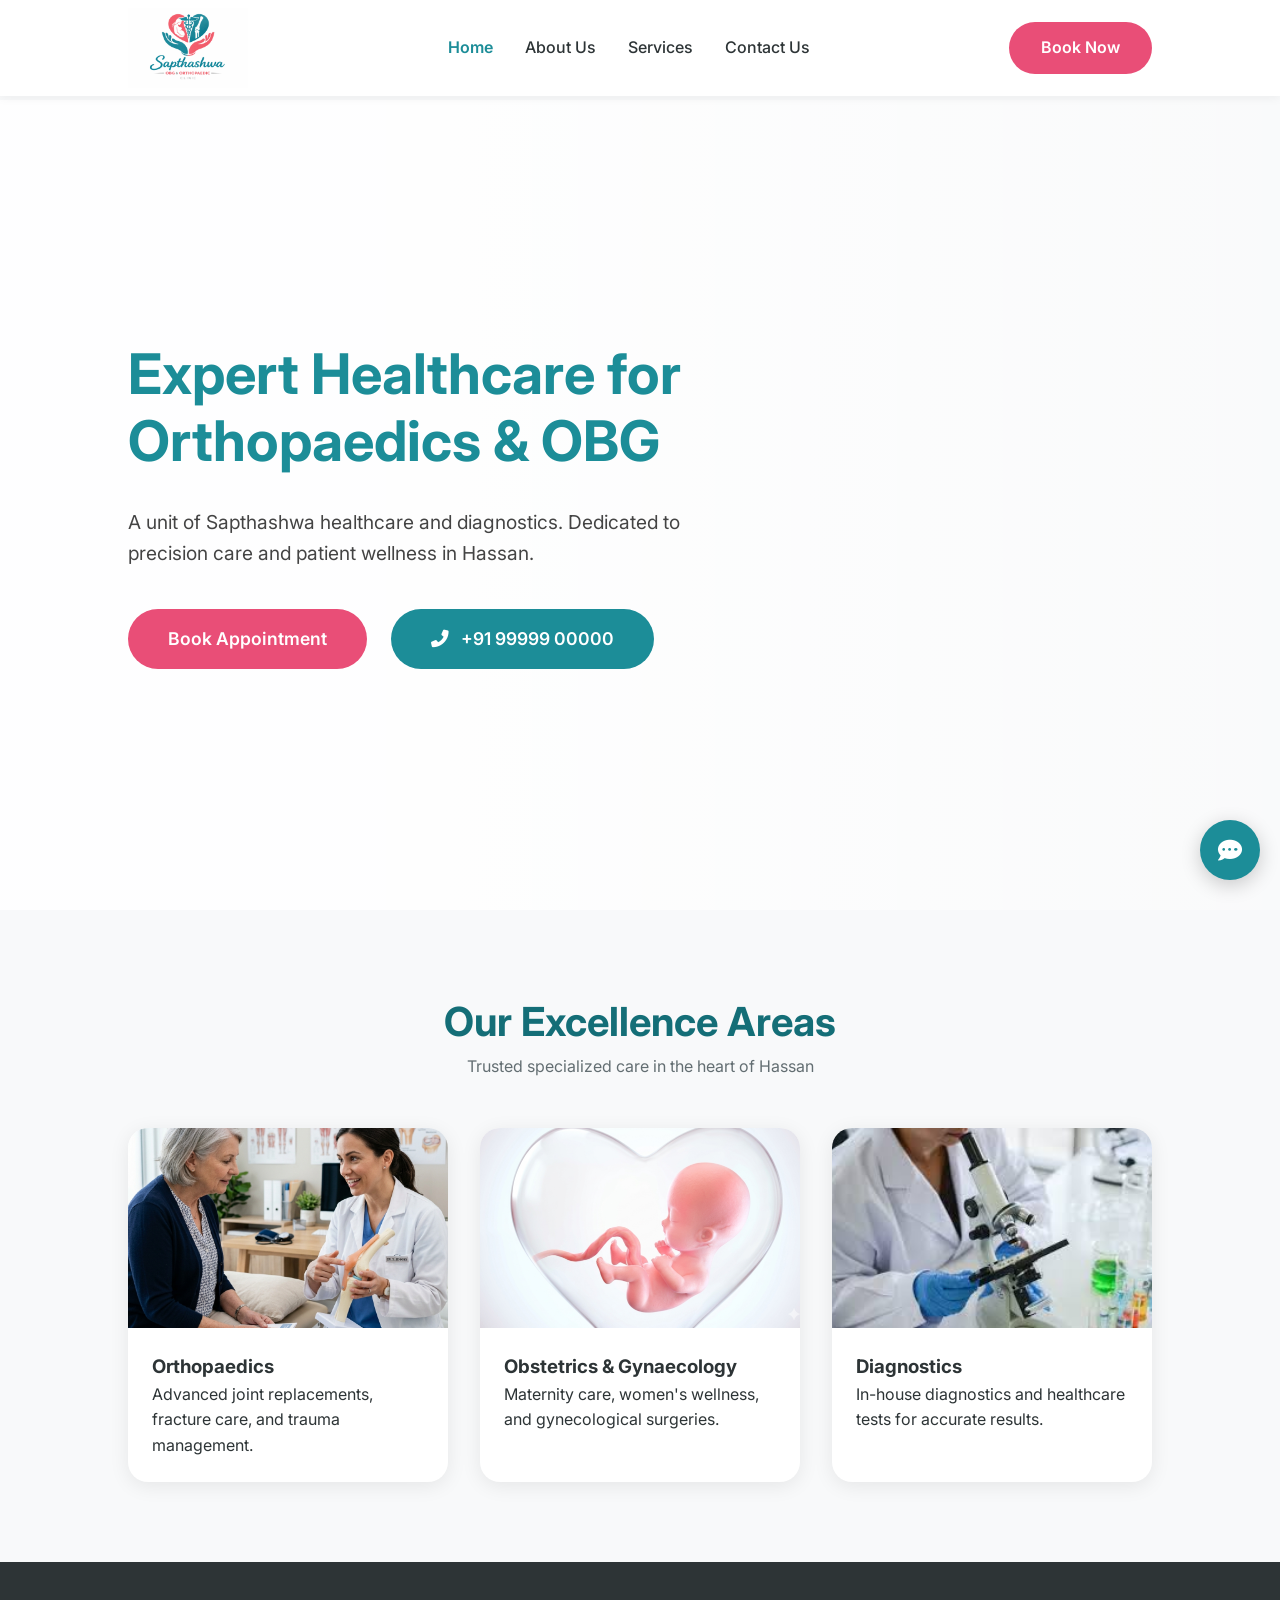
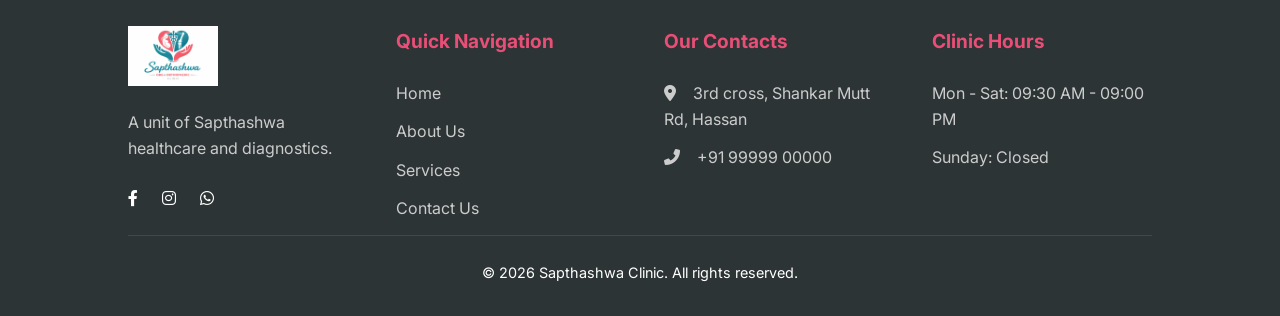
<file: index.html>
<!DOCTYPE html>
<html lang="en">
<head>
    <meta charset="UTF-8">
    <meta name="viewport" content="width=device-width, initial-scale=1.0">
    <title>Sapthashwa OBG & Orthopaedic Clinic - Home</title>
    <link rel="stylesheet" href="style.css">
    <link rel="stylesheet" href="https://cdnjs.cloudflare.com/ajax/libs/font-awesome/6.0.0/css/all.min.css">
    <link href="https://fonts.googleapis.com/css2?family=Inter:wght@400;500;600;700&display=swap" rel="stylesheet">
</head>
<body>

    <!-- Navbar -->
    <nav class="navbar">
        <div class="logo">
            <img src="clinic_logo.jpeg" alt="Sapthashwa Clinic Logo">
        </div>
        <input type="checkbox" id="nav-toggle" class="nav-toggle-check">
        <label for="nav-toggle" class="nav-overlay"></label>
        <label for="nav-toggle" class="menu-toggle" aria-label="Toggle navigation">
            <span class="bar"></span>
            <span class="bar"></span>
            <span class="bar"></span>
        </label>
        <ul class="nav-links">
            <li><a href="index.html" class="active">Home</a></li>
            <li><a href="about.html">About Us</a></li>
            <li><a href="services.html">Services</a></li>
            <li><a href="contact.html">Contact Us</a></li>
            <li class="mobile-only"><a href="appointment.html" class="btn">Book Now</a></li>
        </ul>
        <a href="appointment.html" class="btn desktop-only">Book Now</a>
    </nav>

    <!-- Hero Section -->
    <header class="hero">
        <div class="hero-slider">
            <img src="hero.png" alt="Clinic Interior">
            <img src="ortho.png" alt="Orthopedic Care">
            <img src="obstetrics%20and%20gynacology.png" alt="OBG Consultation">
        </div>
        <div class="hero-overlay"></div>
        
        <div class="hero-content">
            <h1>Expert Healthcare for Orthopaedics & OBG</h1>
            <p style="font-size: 1.2rem; margin-bottom: 2.5rem; color: #444;">A unit of Sapthashwa healthcare and diagnostics. Dedicated to precision care and patient wellness in Hassan.</p>
            
            <div class="hero-btns">
                <a href="appointment.html" class="btn" style="font-size: 1.1rem; padding: 1rem 2.5rem;">Book Appointment</a>
                <a href="tel:+91 99999 00000" class="btn" style="background: var(--primary-color); font-size: 1.1rem; padding: 1rem 2.5rem;">
                    <i class="fas fa-phone-alt" style="margin-right: 0.5rem;"></i> +91 99999 00000
                </a>
            </div>
        </div>
    </header>

    <!-- Services Preview -->
    <section class="services-section">
        <h2 style="font-size: 2.5rem; color: var(--primary-dark);">Our Excellence Areas</h2>
        <p style="color: var(--light-text); margin-bottom: 3rem;">Trusted specialized care in the heart of Hassan</p>
        <div class="services-grid">
            <div class="service-card" onclick="location.href='services.html'">
                <img src="ortho.png" class="service-img" alt="Orthopaedic">
                <div class="service-content">
                    <h3>Orthopaedics</h3>
                    <p>Advanced joint replacements, fracture care, and trauma management.</p>
                    <div class="service-details">
                        <p>Led by Dr. Naveen Kempe Gowda, providing state-of-the-art orthopaedic solutions.</p>
                    </div>
                </div>
            </div>
            <div class="service-card" onclick="location.href='services.html'">
                <img src="obstetrics%20and%20gynacology.png" class="service-img" alt="OBG">
                <div class="service-content">
                    <h3>Obstetrics & Gynaecology</h3>
                    <p>Maternity care, women's wellness, and gynecological surgeries.</p>
                    <div class="service-details">
                        <p>Comprehensive care for every stage of a woman's life journey.</p>
                    </div>
                </div>
            </div>
            <div class="service-card" onclick="location.href='services.html'">
                <img src="diagnostics.jpg" class="service-img" alt="Diagnostics">
                <div class="service-content">
                    <h3>Diagnostics</h3>
                    <p>In-house diagnostics and healthcare tests for accurate results.</p>
                    <div class="service-details">
                        <p>Qualified lab services integrated within the clinic premises.</p>
                    </div>
                </div>
            </div>
        </div>
    </section>

    <!-- Chatbot Widget (Pure CSS) -->
    <div class="chatbot-container">
        <input type="checkbox" id="chat-toggle-check">
        <label for="chat-toggle-check" class="chat-label">
            <i class="fas fa-comment-dots"></i>
        </label>
        
        <div class="chat-window">
            <div class="chat-header">
                <span>Clinic Assistant</span>
                <label for="chat-toggle-check"><i class="fas fa-times" style="cursor: pointer;"></i></label>
            </div>
            <div class="chat-messages">
                <div class="message bot-msg">Hello! Welcome to Sapthashwa Clinic. How can I help you today?</div>
                <div class="message bot-msg">I can answer doubts about:
                    <ul style="margin-left: 1rem; margin-top: 0.5rem;">
                        <li>Clinic Timings</li>
                        <li>Available Doctors</li>
                        <li>Booking Process</li>
                    </ul>
                </div>
            </div>
            <div class="chat-input" style="background: #f9f9f9;">
                <p style="font-size: 0.8rem; color: #999;">Design Mockup: Functional chat requires JavaScript.</p>
            </div>
        </div>
    </div>

    <!-- Footer -->
    <footer>
        <div class="footer-grid">
            <div class="footer-col" style="text-align: left;">
                <img src="clinic_logo.jpeg" alt="Clinic Logo" style="height: 60px; margin-bottom: 1.5rem;">
                <p>A unit of Sapthashwa healthcare and diagnostics.</p>
                <div style="margin-top: 1.5rem; display: flex; gap: 1.5rem;">
                    <a href="#" style="color: white;"><i class="fab fa-facebook-f"></i></a>
                    <a href="#" style="color: white;"><i class="fab fa-instagram"></i></a>
                    <a href="https://wa.me/919999900000" style="color: white;"><i class="fab fa-whatsapp"></i></a>
                </div>
            </div>
            <div class="footer-col">
                <h4>Quick Navigation</h4>
                <ul style="list-style: none; padding: 0;">
                    <li><a href="index.html" style="color: #ccc; text-decoration: none;">Home</a></li>
                    <li><a href="about.html" style="color: #ccc; text-decoration: none;">About Us</a></li>
                    <li><a href="services.html" style="color: #ccc; text-decoration: none;">Services</a></li>
                    <li><a href="contact.html" style="color: #ccc; text-decoration: none;">Contact Us</a></li>
                </ul>
            </div>
            <div class="footer-col">
                <h4>Our Contacts</h4>
                <p style="color: #ccc;"><i class="fas fa-map-marker-alt" style="margin-right: 0.8rem;"></i> 3rd cross, Shankar Mutt Rd, Hassan</p>
                <p style="color: #ccc;"><i class="fas fa-phone-alt" style="margin-right: 0.8rem;"></i> +91 99999 00000</p>
            </div>
            <div class="footer-col">
                <h4>Clinic Hours</h4>
                <p style="color: #ccc;">Mon - Sat: 09:30 AM - 09:00 PM</p>
                <p style="color: #ccc;">Sunday: Closed</p>
            </div>
        </div>
        <div class="footer-bottom">
            <p>&copy; 2026 Sapthashwa Clinic. All rights reserved.</p>
        </div>
    </footer>

</body>
</html>
</file>
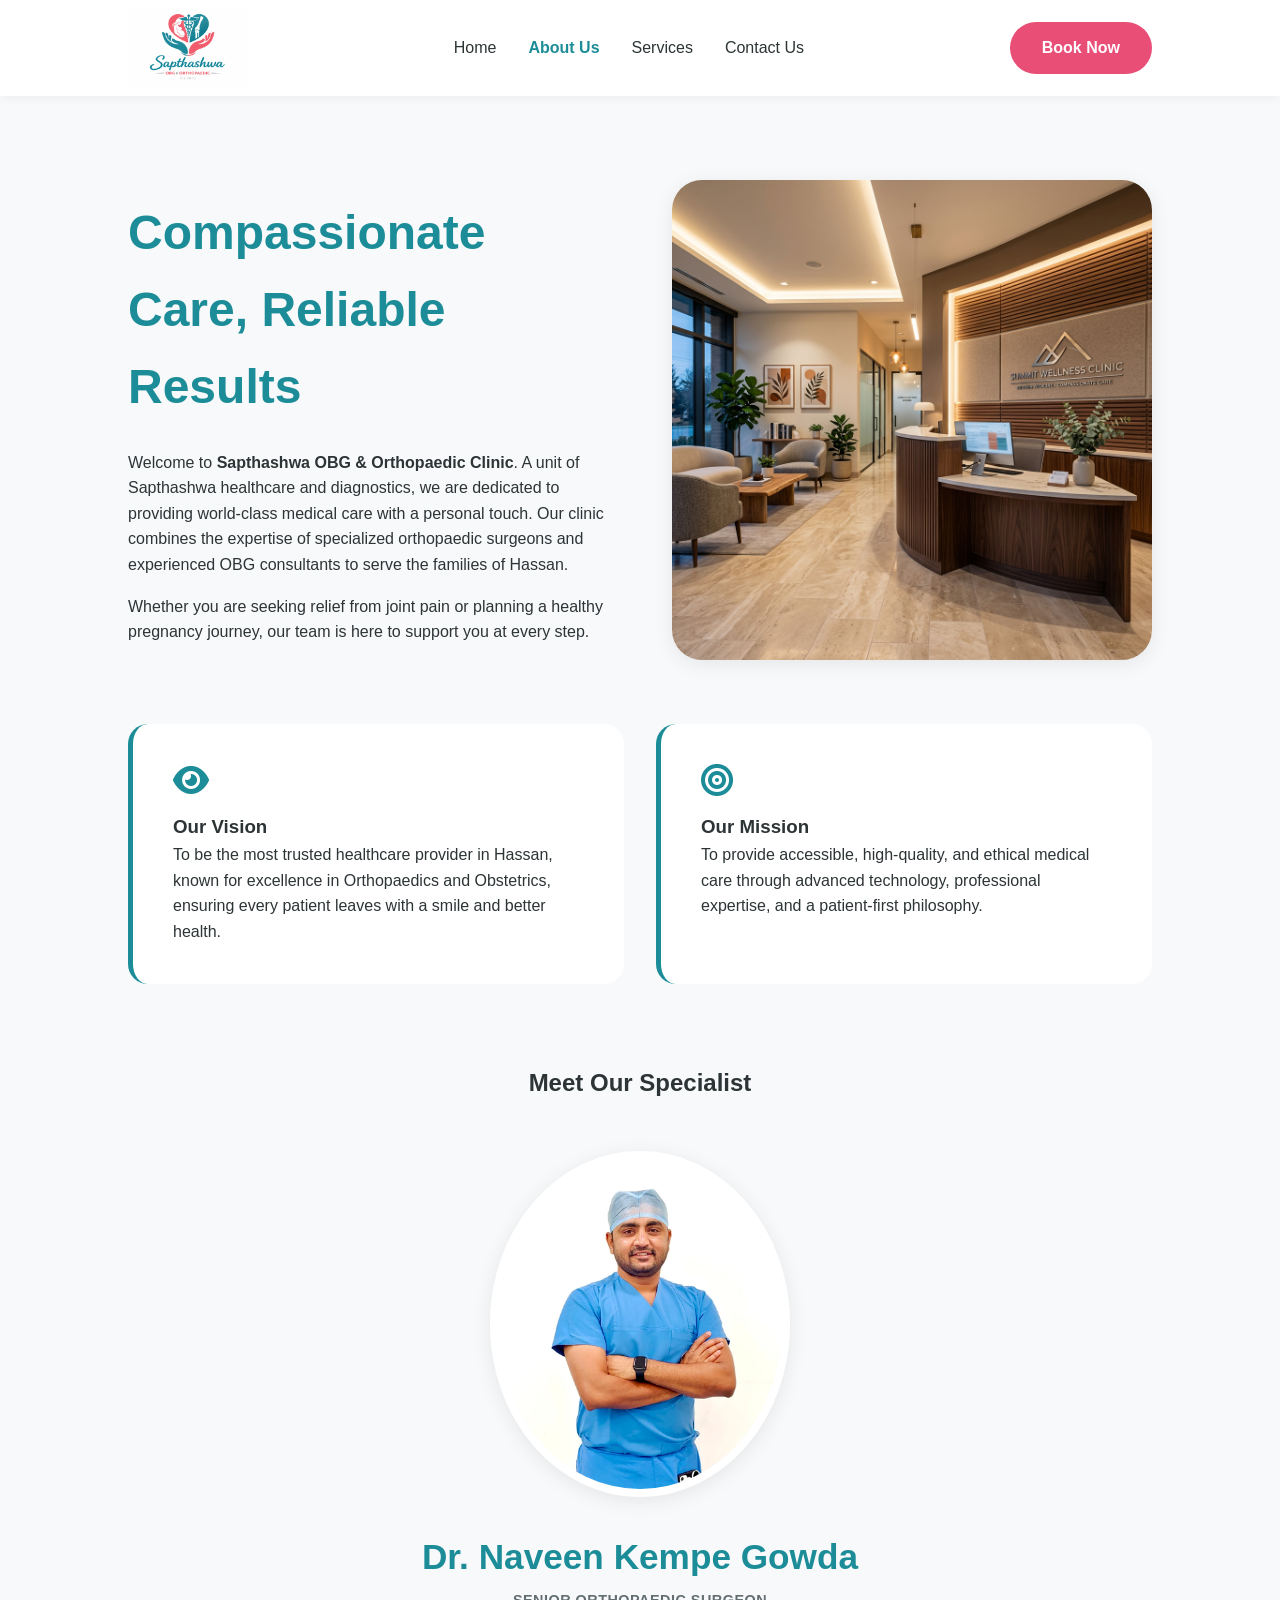
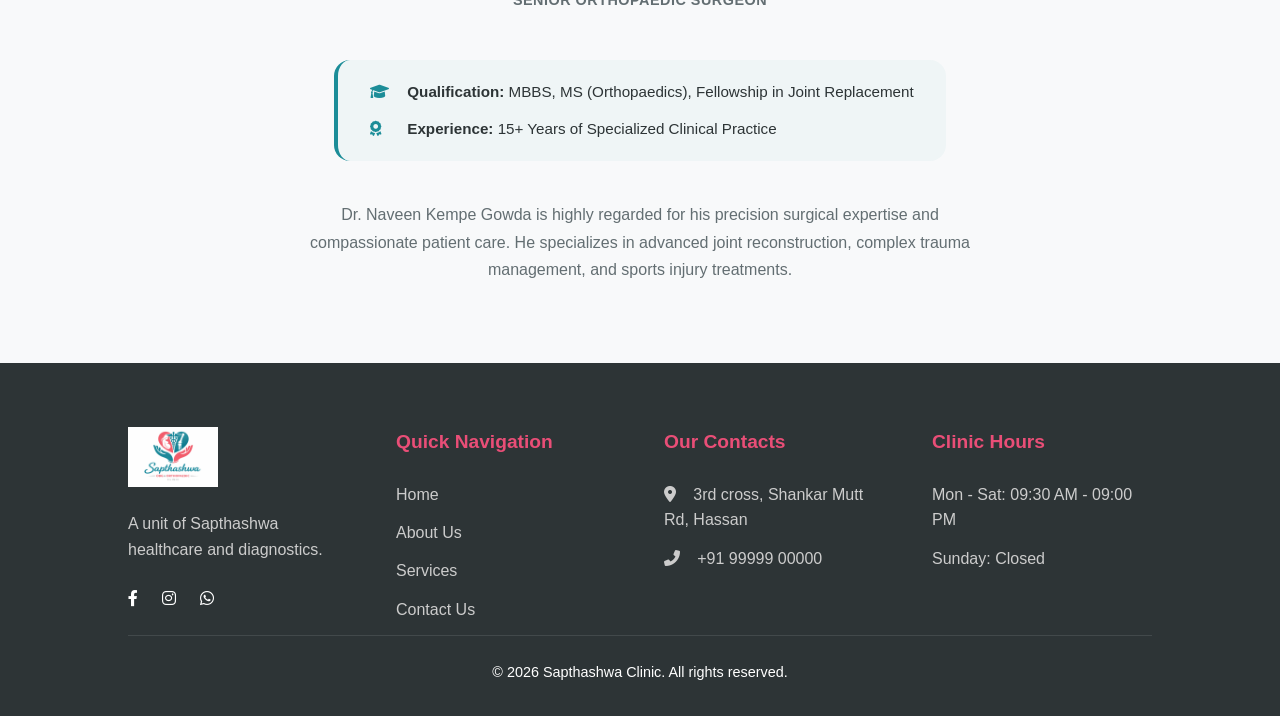
<file: about.html>
<!DOCTYPE html>
<html lang="en">
<head>
    <meta charset="UTF-8">
    <meta name="viewport" content="width=device-width, initial-scale=1.0">
    <title>About Us - Sapthashwa Clinic</title>
    <link rel="stylesheet" href="style.css">
    <link rel="stylesheet" href="https://cdnjs.cloudflare.com/ajax/libs/font-awesome/6.0.0/css/all.min.css">
</head>
<body>

    <nav class="navbar">
        <div class="logo">
            <img src="clinic_logo.jpeg" alt="Sapthashwa Clinic Logo">
        </div>
        <input type="checkbox" id="nav-toggle" class="nav-toggle-check">
        <label for="nav-toggle" class="nav-overlay"></label>
        <label for="nav-toggle" class="menu-toggle" aria-label="Toggle navigation">
            <span class="bar"></span>
            <span class="bar"></span>
            <span class="bar"></span>
        </label>
        <ul class="nav-links">
            <li><a href="index.html">Home</a></li>
            <li><a href="about.html" class="active">About Us</a></li>
            <li><a href="services.html">Services</a></li>
            <li><a href="contact.html">Contact Us</a></li>
            <li class="mobile-only"><a href="appointment.html" class="btn">Book Now</a></li>
        </ul>
        <a href="appointment.html" class="btn desktop-only">Book Now</a>
    </nav>

    <div class="about-page">
        <section class="about-hero">
            <div class="about-content">
                <h1 class="hero-title">Compassionate Care, Reliable Results</h1>
                <p>Welcome to <strong>Sapthashwa OBG & Orthopaedic Clinic</strong>. A unit of Sapthashwa healthcare and diagnostics, we are dedicated to providing world-class medical care with a personal touch. Our clinic combines the expertise of specialized orthopaedic surgeons and experienced OBG consultants to serve the families of Hassan.</p>
                <p style="margin-top: 1rem;">Whether you are seeking relief from joint pain or planning a healthy pregnancy journey, our team is here to support you at every step.</p>
            </div>
            <div class="about-image">
                <img src="hero.png" alt="Clinic Ambience">
            </div>
        </section>

        <section class="mission-vision">
            <div class="mv-card">
                <i class="fas fa-eye"></i>
                <h3>Our Vision</h3>
                <p>To be the most trusted healthcare provider in Hassan, known for excellence in Orthopaedics and Obstetrics, ensuring every patient leaves with a smile and better health.</p>
            </div>
            <div class="mv-card">
                <i class="fas fa-bullseye"></i>
                <h3>Our Mission</h3>
                <p>To provide accessible, high-quality, and ethical medical care through advanced technology, professional expertise, and a patient-first philosophy.</p>
            </div>
        </section>

        <section class="doctor-profile">
            <h2 class="doctor-heading">Meet Our Specialist</h2>
            <div class="doctor-profile-inner">
                <img src="doctor.webp" alt="Dr. Naveen Kempe Gowda" class="doctor-photo">
                <div class="doctor-info">
                    <h3 class="doctor-name">Dr. Naveen Kempe Gowda</h3>
                    <p style="font-weight: 600; color: var(--light-text); margin-bottom: 1.5rem; letter-spacing: 0.5px; text-transform: uppercase; font-size: 0.9rem;">Senior Orthopaedic Surgeon</p>
                    
                    <div class="doctor-details-box">
                        <p style="margin: 0; font-size: 0.95rem; color: var(--text-color);"><i class="fas fa-graduation-cap" style="color: var(--primary-color); margin-right: 0.8rem; width: 20px;"></i> <strong>Qualification:</strong> MBBS, MS (Orthopaedics), Fellowship in Joint Replacement</p>
                        <p style="margin: 0; font-size: 0.95rem; color: var(--text-color);"><i class="fas fa-award" style="color: var(--primary-color); margin-right: 0.8rem; width: 20px;"></i> <strong>Experience:</strong> 15+ Years of Specialized Clinical Practice</p>
                    </div>
                    
                    <p style="color: var(--light-text); max-width: 700px; margin: 1rem auto 0; line-height: 1.7; font-size: 1rem;">
                        Dr. Naveen Kempe Gowda is highly regarded for his precision surgical expertise and compassionate patient care. He specializes in advanced joint reconstruction, complex trauma management, and sports injury treatments.
                    </p>
                </div>
            </div>
        </section>
    </div>

    <!-- Footer -->
    <footer>
        <div class="footer-grid">
            <div class="footer-col" style="text-align: left;">
                <img src="clinic_logo.jpeg" alt="Clinic Logo" style="height: 60px; margin-bottom: 1.5rem;">
                <p>A unit of Sapthashwa healthcare and diagnostics.</p>
                <div style="margin-top: 1.5rem; display: flex; gap: 1.5rem;">
                    <a href="#" style="color: white;"><i class="fab fa-facebook-f"></i></a>
                    <a href="#" style="color: white;"><i class="fab fa-instagram"></i></a>
                    <a href="https://wa.me/919999900000" style="color: white;"><i class="fab fa-whatsapp"></i></a>
                </div>
            </div>
            <div class="footer-col">
                <h4>Quick Navigation</h4>
                <ul style="list-style: none; padding: 0;">
                    <li><a href="index.html" style="color: #ccc; text-decoration: none;">Home</a></li>
                    <li><a href="about.html" style="color: #ccc; text-decoration: none;">About Us</a></li>
                    <li><a href="services.html" style="color: #ccc; text-decoration: none;">Services</a></li>
                    <li><a href="contact.html" style="color: #ccc; text-decoration: none;">Contact Us</a></li>
                </ul>
            </div>
            <div class="footer-col">
                <h4>Our Contacts</h4>
                <p style="color: #ccc;"><i class="fas fa-map-marker-alt" style="margin-right: 0.8rem;"></i> 3rd cross, Shankar Mutt Rd, Hassan</p>
                <p style="color: #ccc;"><i class="fas fa-phone-alt" style="margin-right: 0.8rem;"></i> +91 99999 00000</p>
            </div>
            <div class="footer-col">
                <h4>Clinic Hours</h4>
                <p style="color: #ccc;">Mon - Sat: 09:30 AM - 09:00 PM</p>
                <p style="color: #ccc;">Sunday: Closed</p>
            </div>
        </div>
        <div class="footer-bottom">
            <p>&copy; 2026 Sapthashwa Clinic. All rights reserved.</p>
        </div>
    </footer>

</body>
</html>
</file>
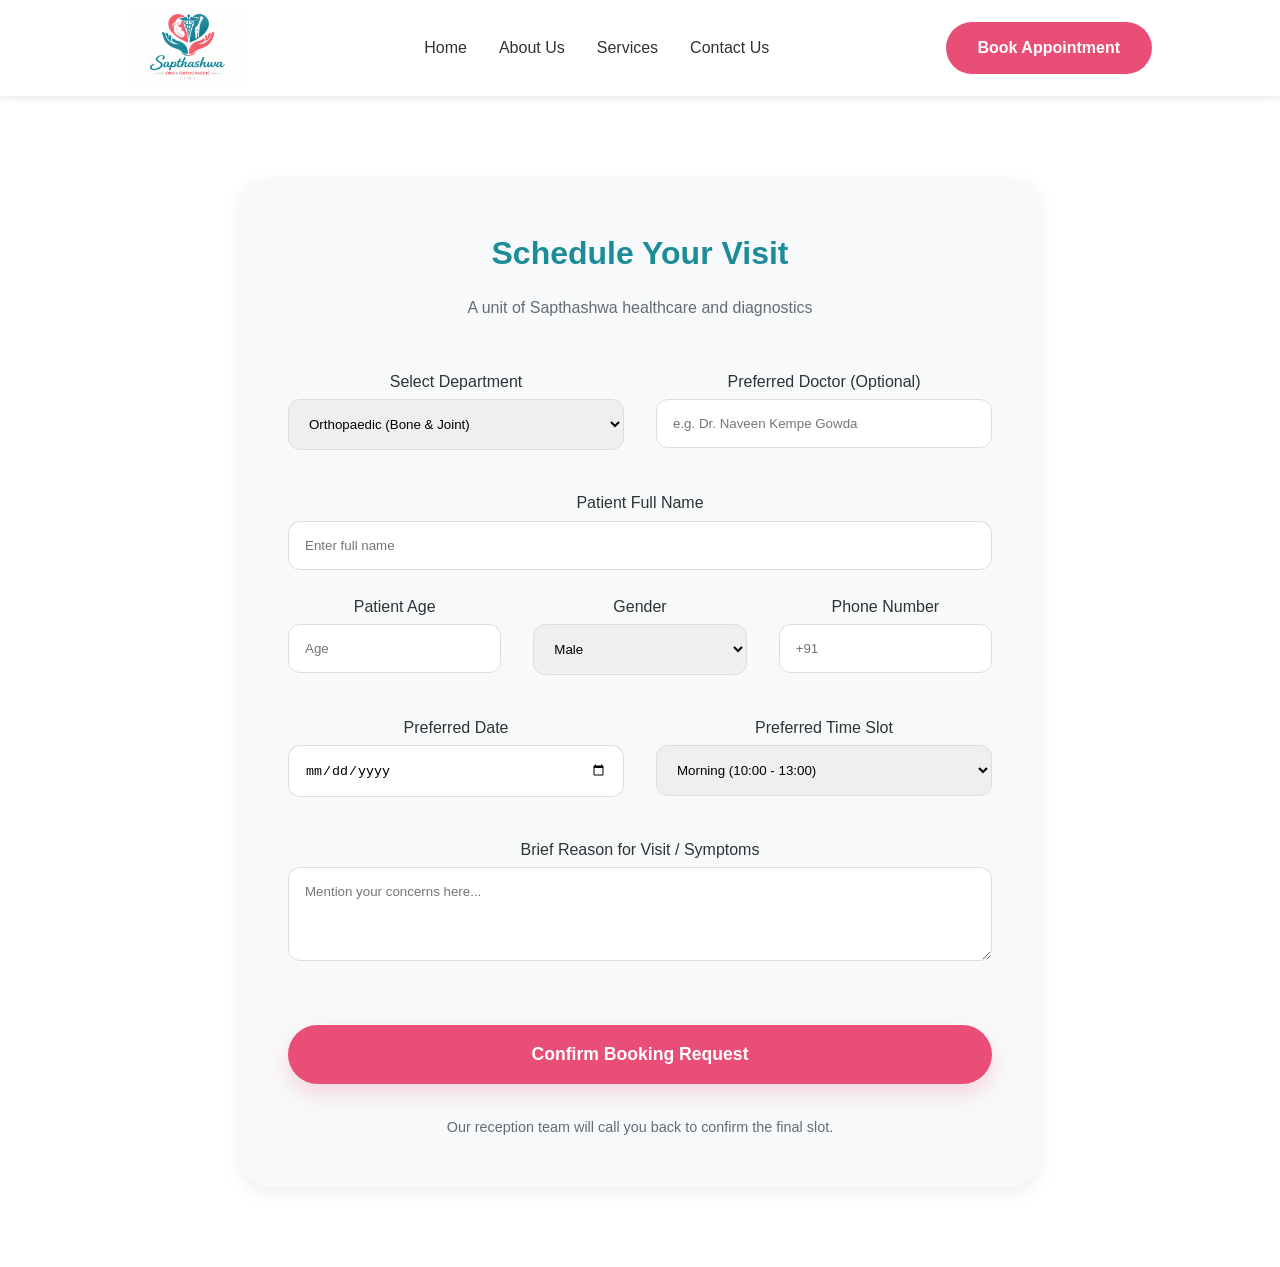
<file: appointment.html>
<!DOCTYPE html>
<html lang="en">
<head>
    <meta charset="UTF-8">
    <meta name="viewport" content="width=device-width, initial-scale=1.0">
    <title>Book Appointment - Sapthashwa Clinic</title>
    <link rel="stylesheet" href="style.css">
    <link rel="stylesheet" href="https://cdnjs.cloudflare.com/ajax/libs/font-awesome/6.0.0/css/all.min.css">
</head>
<body>

    <!-- Navbar -->
    <nav class="navbar">
        <div class="logo">
            <img src="clinic_logo.jpeg" alt="Sapthashwa Clinic Logo">
        </div>
        <input type="checkbox" id="nav-toggle" class="nav-toggle-check">
        <label for="nav-toggle" class="nav-overlay"></label>
        <label for="nav-toggle" class="menu-toggle" aria-label="Toggle navigation">
            <span class="bar"></span>
            <span class="bar"></span>
            <span class="bar"></span>
        </label>
        <ul class="nav-links">
            <li><a href="index.html">Home</a></li>
            <li><a href="about.html">About Us</a></li>
            <li><a href="services.html">Services</a></li>
            <li><a href="contact.html">Contact Us</a></li>
            <li class="mobile-only"><a href="appointment.html" class="btn">Book Appointment</a></li>
        </ul>
        <a href="appointment.html" class="btn desktop-only">Book Appointment</a>
    </nav>

    <main class="services-section" style="background: #fff; min-height: 80vh;">
        <div class="appointment-card" style="max-width: 800px; margin: 0 auto; padding: 3rem; background: var(--bg-color); border-radius: 30px; box-shadow: var(--shadow);">
            <h1 style="color: var(--primary-color); margin-bottom: 1rem; text-align: center;">Schedule Your Visit</h1>
            <p style="text-align: center; margin-bottom: 3rem; color: var(--light-text);">A unit of Sapthashwa healthcare and diagnostics</p>

            <form action="#">
                <div class="form-row form-row-2">
                    <div class="form-group">
                        <label>Select Department</label>
                        <select required name="department" style="width: 100%; padding: 1rem; border-radius: 12px; border: 1px solid #ddd;">
                            <option value="ortho">Orthopaedic (Bone & Joint)</option>
                            <option value="obg">Obstetrics & Gynaecology (OBG)</option>
                            <option value="diag">Diagnostics/Lab Test</option>
                        </select>
                    </div>
                    <div class="form-group">
                        <label>Preferred Doctor (Optional)</label>
                        <input type="text" placeholder="e.g. Dr. Naveen Kempe Gowda" style="width: 100%; padding: 1rem; border-radius: 12px; border: 1px solid #ddd;">
                    </div>
                </div>

                <div class="form-group" style="margin-top: 1.5rem;">
                    <label>Patient Full Name</label>
                    <input type="text" placeholder="Enter full name" required style="width: 100%; padding: 1rem; border-radius: 12px; border: 1px solid #ddd;">
                </div>

                <div class="form-row form-row-3">
                    <div class="form-group">
                        <label>Patient Age</label>
                        <input type="number" placeholder="Age" required style="width: 100%; padding: 1rem; border-radius: 12px; border: 1px solid #ddd;">
                    </div>
                    <div class="form-group">
                        <label>Gender</label>
                        <select style="width: 100%; padding: 1rem; border-radius: 12px; border: 1px solid #ddd;">
                            <option value="male">Male</option>
                            <option value="female">Female</option>
                            <option value="other">Other</option>
                        </select>
                    </div>
                    <div class="form-group">
                        <label>Phone Number</label>
                        <input type="tel" placeholder="+91" required style="width: 100%; padding: 1rem; border-radius: 12px; border: 1px solid #ddd;">
                    </div>
                </div>

                <div class="form-row form-row-2">
                    <div class="form-group">
                        <label>Preferred Date</label>
                        <input type="date" required style="width: 100%; padding: 1rem; border-radius: 12px; border: 1px solid #ddd;">
                    </div>
                    <div class="form-group">
                        <label>Preferred Time Slot</label>
                        <select style="width: 100%; padding: 1rem; border-radius: 12px; border: 1px solid #ddd;">
                            <option value="morning">Morning (10:00 - 13:00)</option>
                            <option value="afternoon">Afternoon (14:00 - 17:00)</option>
                            <option value="evening">Evening (17:00 - 21:00)</option>
                        </select>
                    </div>
                </div>

                <div class="form-group" style="margin-top: 1.5rem;">
                    <label>Brief Reason for Visit / Symptoms</label>
                    <textarea rows="4" placeholder="Mention your concerns here..." style="width: 100%; padding: 1rem; border-radius: 12px; border: 1px solid #ddd; font-family: inherit;"></textarea>
                </div>

                <button type="submit" class="btn" style="width: 100%; margin-top: 2.5rem; padding: 1.2rem; font-size: 1.1rem; box-shadow: 0 10px 20px rgba(233, 78, 119, 0.2);">Confirm Booking Request</button>
            </form>
            <p style="margin-top: 2rem; font-size: 0.9rem; color: var(--light-text); text-align: center;">Our reception team will call you back to confirm the final slot.</p>
        </div>
    </main>

</body>
</html>
</file>
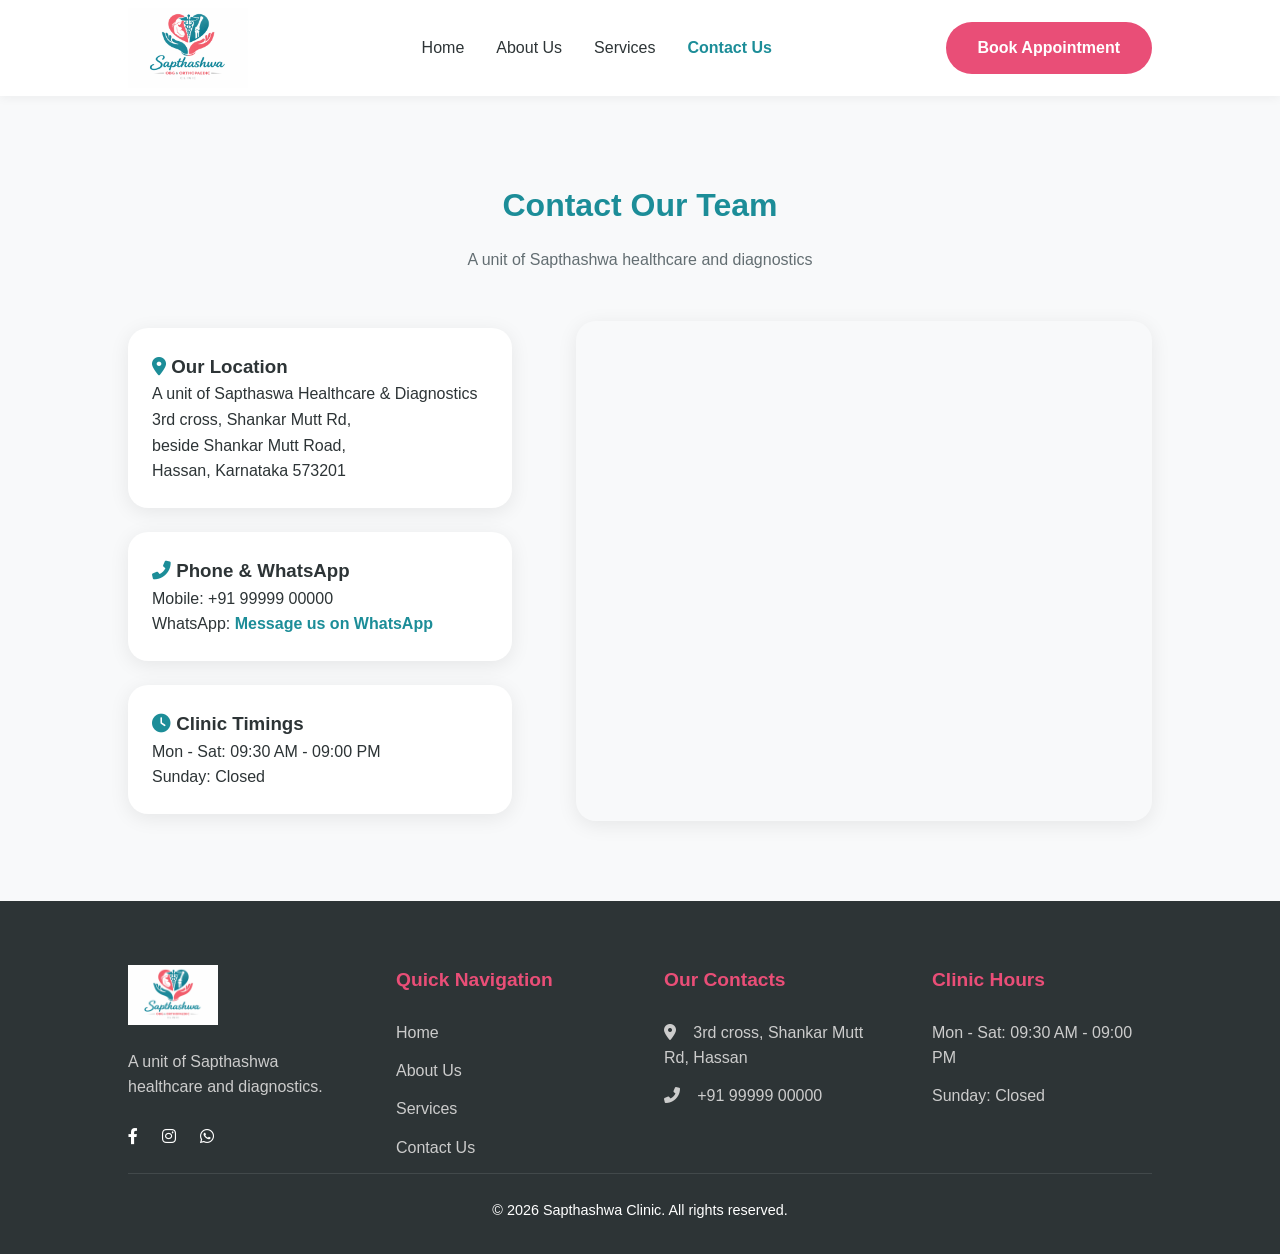
<file: contact.html>
<!DOCTYPE html>
<html lang="en">
<head>
    <meta charset="UTF-8">
    <meta name="viewport" content="width=device-width, initial-scale=1.0">
    <title>Contact Us - Sapthashwa Clinic</title>
    <link rel="stylesheet" href="style.css">
    <link rel="stylesheet" href="https://cdnjs.cloudflare.com/ajax/libs/font-awesome/6.0.0/css/all.min.css">
</head>
<body>

    <nav class="navbar">
        <div class="logo">
            <img src="clinic_logo.jpeg" alt="Sapthashwa Clinic Logo">
        </div>
        <input type="checkbox" id="nav-toggle" class="nav-toggle-check">
        <label for="nav-toggle" class="nav-overlay"></label>
        <label for="nav-toggle" class="menu-toggle" aria-label="Toggle navigation">
            <span class="bar"></span>
            <span class="bar"></span>
            <span class="bar"></span>
        </label>
        <ul class="nav-links">
            <li><a href="index.html">Home</a></li>
            <li><a href="about.html">About Us</a></li>
            <li><a href="services.html">Services</a></li>
            <li><a href="contact.html" class="active">Contact Us</a></li>
            <li class="mobile-only"><a href="appointment.html" class="btn">Book Appointment</a></li>
        </ul>
        <a href="appointment.html" class="btn desktop-only">Book Appointment</a>
    </nav>

    <div class="about-page">
        <h1 style="text-align: center; color: var(--primary-color); margin-bottom: 1rem;">Contact Our Team</h1>
        <p style="text-align: center; margin-bottom: 3rem; color: var(--light-text);">A unit of Sapthashwa healthcare and diagnostics</p>
        
        <div class="about-hero contact-grid">
            <div class="contact-info">
                <div class="service-card" style="margin-bottom: 1.5rem; cursor: default; padding: 1.5rem;">
                    <h3><i class="fas fa-map-marker-alt" style="color: var(--primary-color);"></i> Our Location</h3>
                    <p>A unit of Sapthaswa Healthcare & Diagnostics<br>3rd cross, Shankar Mutt Rd,<br>beside Shankar Mutt Road,<br>Hassan, Karnataka 573201</p>
                </div>
                <div class="service-card" style="margin-bottom: 1.5rem; cursor: default; padding: 1.5rem;">
                    <h3><i class="fas fa-phone-alt" style="color: var(--primary-color);"></i> Phone & WhatsApp</h3>
                    <p>Mobile: <a href="tel:+91 99999 00000" style="color: inherit; text-decoration: none;">+91 99999 00000</a></p>
                    <p>WhatsApp: <a href="https://wa.me/+9199999 00000" target="_blank" style="color: var(--primary-color); text-decoration: none; font-weight: 600;">Message us on WhatsApp</a></p>
                </div>
                <div class="service-card" style="cursor: default; padding: 1.5rem;">
                    <h3><i class="fas fa-clock" style="color: var(--primary-color);"></i> Clinic Timings</h3>
                    <p>Mon - Sat: 09:30 AM - 09:00 PM</p>
                    <p>Sunday: Closed</p>
                </div>
            </div>

            <div class="map-container" style="height: 500px; border-radius: 20px; overflow: hidden; box-shadow: var(--shadow);">
                <iframe 
                    src="https://www.google.com/maps/embed?pb=!1m18!1m12!1m3!1d3887.483765991512!2d76.10614609999999!3d13.0048361!2m3!1f0!2f0!3f0!3m2!1i1024!2i768!4f13.1!3m3!1m2!1s0x3ba549363ed813c9%3A0xfa19e6522034c7de!2sCYRUS%20-%20The%20Hassan%20Bone%20and%20Joint%20clinic%20-%20Dr%20Naveen%20Kempe%20Gowda!5e0!3m2!1sen!2sin!4v1718788000000" 
                    width="100%" 
                    height="100%" 
                    style="border:0;" 
                    allowfullscreen="" 
                    loading="lazy" 
                    referrerpolicy="no-referrer-when-downgrade">
                </iframe>
            </div>
        </div>
    </div>

    <!-- Footer -->
    <footer>
        <div class="footer-grid">
            <div class="footer-col" style="text-align: left;">
                <img src="clinic_logo.jpeg" alt="Clinic Logo" style="height: 60px; margin-bottom: 1.5rem;">
                <p>A unit of Sapthashwa healthcare and diagnostics.</p>
                <div style="margin-top: 1.5rem; display: flex; gap: 1.5rem;">
                    <a href="#" style="color: white;"><i class="fab fa-facebook-f"></i></a>
                    <a href="#" style="color: white;"><i class="fab fa-instagram"></i></a>
                    <a href="https://wa.me/919999900000" style="color: white;"><i class="fab fa-whatsapp"></i></a>
                </div>
            </div>
            <div class="footer-col">
                <h4>Quick Navigation</h4>
                <ul style="list-style: none; padding: 0;">
                    <li><a href="index.html" style="color: #ccc; text-decoration: none;">Home</a></li>
                    <li><a href="about.html" style="color: #ccc; text-decoration: none;">About Us</a></li>
                    <li><a href="services.html" style="color: #ccc; text-decoration: none;">Services</a></li>
                    <li><a href="contact.html" style="color: #ccc; text-decoration: none;">Contact Us</a></li>
                </ul>
            </div>
            <div class="footer-col">
                <h4>Our Contacts</h4>
                <p style="color: #ccc;"><i class="fas fa-map-marker-alt" style="margin-right: 0.8rem;"></i> 3rd cross, Shankar Mutt Rd, Hassan</p>
                <p style="color: #ccc;"><i class="fas fa-phone-alt" style="margin-right: 0.8rem;"></i> +91 99999 00000</p>
            </div>
            <div class="footer-col">
                <h4>Clinic Hours</h4>
                <p style="color: #ccc;">Mon - Sat: 09:30 AM - 09:00 PM</p>
                <p style="color: #ccc;">Sunday: Closed</p>
            </div>
        </div>
        <div class="footer-bottom">
            <p>&copy; 2026 Sapthashwa Clinic. All rights reserved.</p>
        </div>
    </footer>

</body>
</html>
</file>
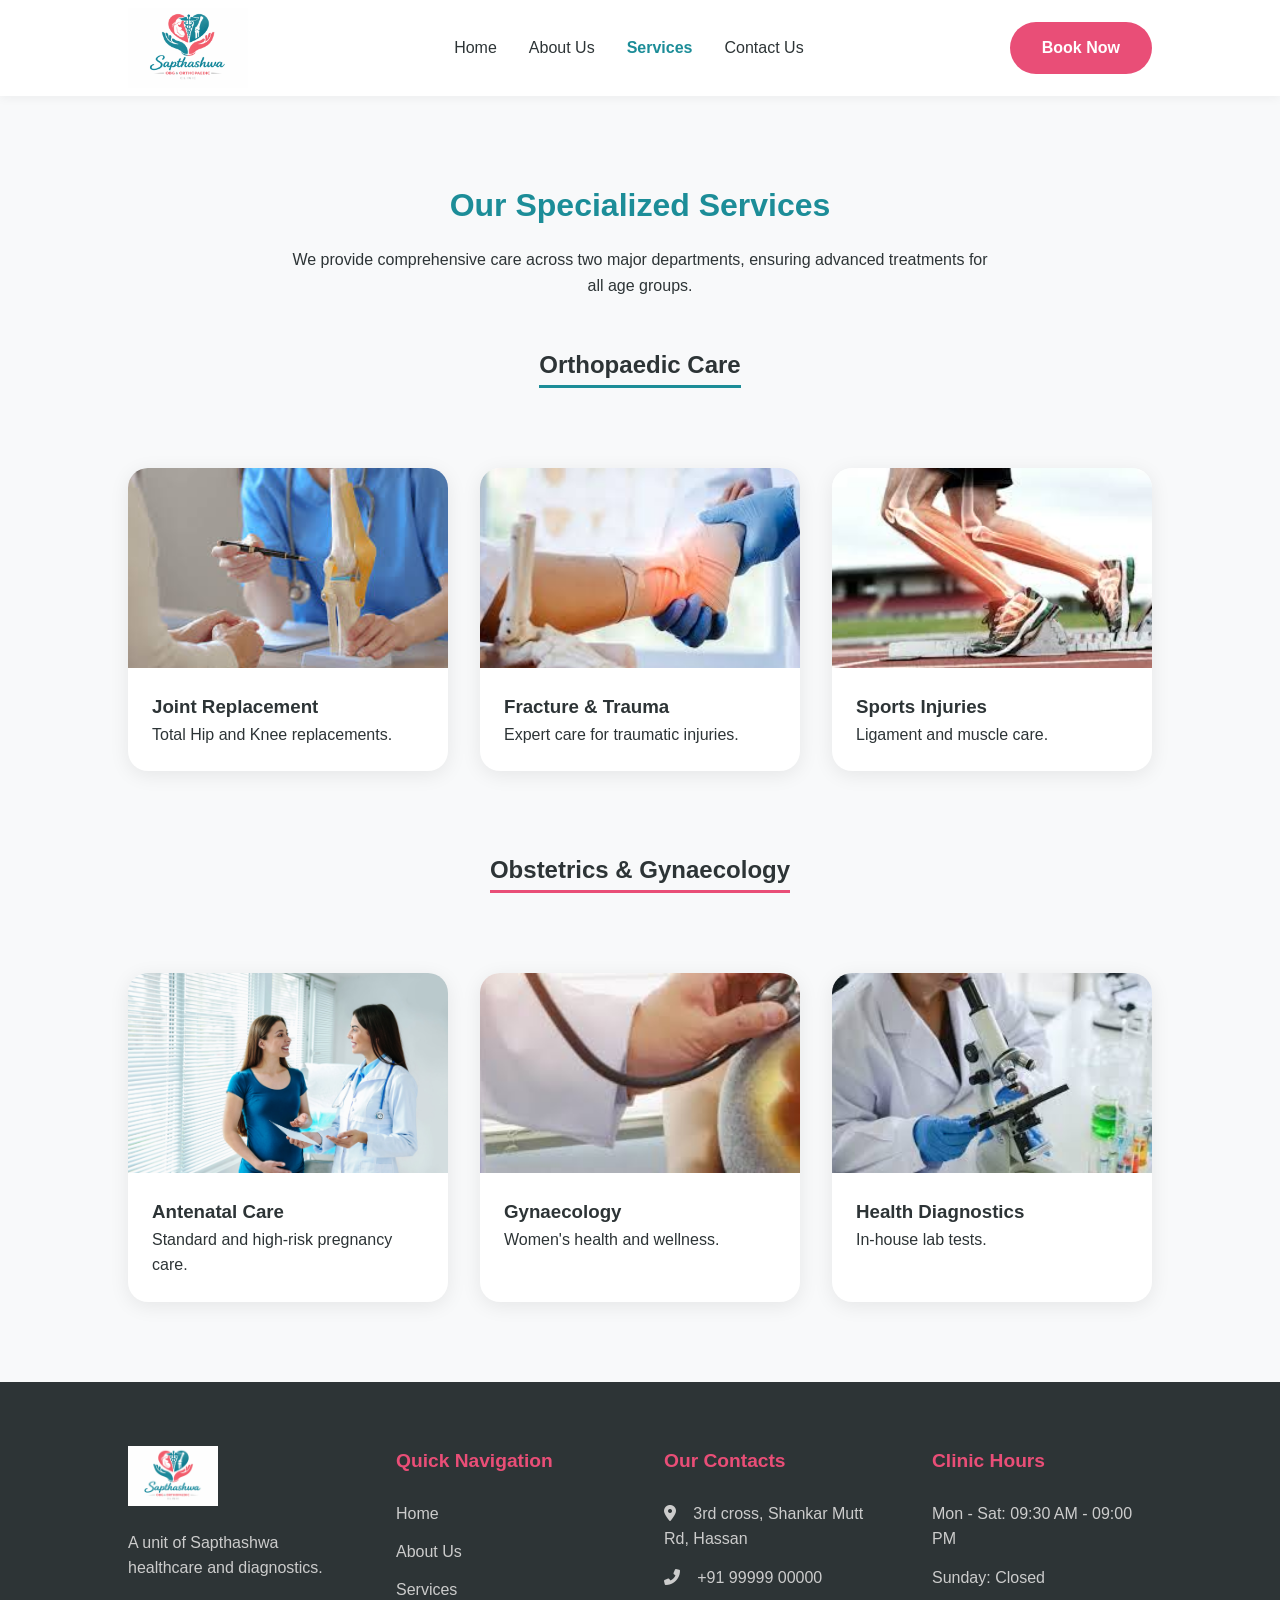
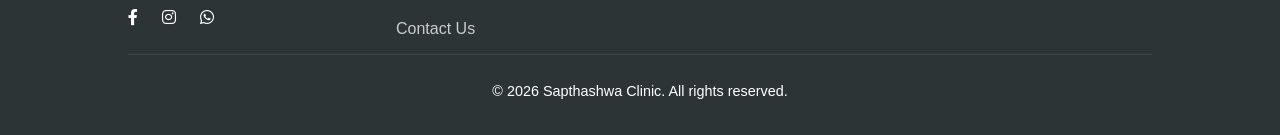
<file: services.html>
<!DOCTYPE html>
<html lang="en">
<head>
    <meta charset="UTF-8">
    <meta name="viewport" content="width=device-width, initial-scale=1.0">
    <title>Our Services - Sapthashwa Clinic</title>
    <link rel="stylesheet" href="style.css">
    <link rel="stylesheet" href="https://cdnjs.cloudflare.com/ajax/libs/font-awesome/6.0.0/css/all.min.css">
</head>
<body>

    <!-- Navbar -->
    <nav class="navbar">
        <div class="logo">
            <img src="clinic_logo.jpeg" alt="Sapthashwa Clinic Logo">
        </div>
        <input type="checkbox" id="nav-toggle" class="nav-toggle-check">
        <label for="nav-toggle" class="nav-overlay"></label>
        <label for="nav-toggle" class="menu-toggle" aria-label="Toggle navigation">
            <span class="bar"></span>
            <span class="bar"></span>
            <span class="bar"></span>
        </label>
        <ul class="nav-links">
            <li><a href="index.html">Home</a></li>
            <li><a href="about.html">About Us</a></li>
            <li><a href="services.html" class="active">Services</a></li>
            <li><a href="contact.html">Contact Us</a></li>
            <li class="mobile-only"><a href="appointment.html" class="btn">Book Now</a></li>
        </ul>
        <a href="appointment.html" class="btn desktop-only">Book Now</a>
    </nav>

    <div class="services-section">
        <h1 style="color: var(--primary-color); margin-bottom: 1rem;">Our Specialized Services</h1>
        <p style="max-width: 700px; margin: 0 auto 3rem;">We provide comprehensive care across two major departments, ensuring advanced treatments for all age groups.</p>

        <h2 style="text-align: left; margin-bottom: 2rem; color: var(--text-color); border-bottom: 3px solid var(--primary-color); display: inline-block;">Orthopaedic Care</h2>
        <div class="services-grid" style="margin-bottom: 5rem;">
            <div class="service-card">
                <img src="joint%20replacement.jpg" class="service-img" alt="Joint Replacement">
                <div class="service-content">
                    <h3>Joint Replacement</h3>
                    <p>Total Hip and Knee replacements.</p>
                    <div class="service-details">
                        <p>We use minimally invasive techniques for faster recovery and reduced post-op pain, ensuring you get back on your feet sooner.</p>
                    </div>
                </div>
            </div>
            <div class="service-card">
                <img src="fracture.jpg" class="service-img" alt="Trauma Care">
                <div class="service-content">
                    <h3>Fracture & Trauma</h3>
                    <p>Expert care for traumatic injuries.</p>
                    <div class="service-details">
                        <p>Specialized treatment for complex fractures and bone infections using the latest fixation methods led by Dr. Naveen Kempe Gowda.</p>
                    </div>
                </div>
            </div>
            <div class="service-card">
                <img src="sports%20injuries.jpg" class="service-img" alt="Sports Injury">
                <div class="service-content">
                    <h3>Sports Injuries</h3>
                    <p>Ligament and muscle care.</p>
                    <div class="service-details">
                        <p>Diagnosis and treatment of ACL/PCL tears and meniscus injuries for athletes and active individuals.</p>
                    </div>
                </div>
            </div>
        </div>

        <h2 style="text-align: left; margin-bottom: 2rem; color: var(--text-color); border-bottom: 3px solid var(--secondary-color); display: inline-block;">Obstetrics & Gynaecology</h2>
        <div class="services-grid">
            <div class="service-card">
                <img src="antenatal%20care.jpg" class="service-img" alt="Maternity">
                <div class="service-content">
                    <h3>Antenatal Care</h3>
                    <p>Standard and high-risk pregnancy care.</p>
                    <div class="service-details">
                        <p>Regular check-ups, growth monitoring, and nutritional guidance to ensure a safe delivery for mother and child.</p>
                    </div>
                </div>
            </div>
            <div class="service-card">
                <img src="gynaecologist.jpg" class="service-img" alt="Gynecology">
                <div class="service-content">
                    <h3>Gynaecology</h3>
                    <p>Women's health and wellness.</p>
                    <div class="service-details">
                        <p>Treatment for PCOD, menstrual irregularities, and minimally invasive gynecological surgeries.</p>
                    </div>
                </div>
            </div>
            <div class="service-card">
                <img src="diagnostics.jpg" class="service-img" alt="Diagnostic Tests">
                <div class="service-content">
                    <h3>Health Diagnostics</h3>
                    <p>In-house lab tests.</p>
                    <div class="service-details">
                        <p>Accurate and timely diagnostic tests for hormone levels, blood work, and comprehensive health checkups.</p>
                    </div>
                </div>
            </div>
        </div>
    </div>

    <!-- Footer -->
    <footer>
        <div class="footer-grid">
            <div class="footer-col" style="text-align: left;">
                <img src="clinic_logo.jpeg" alt="Clinic Logo" style="height: 60px; margin-bottom: 1.5rem;">
                <p>A unit of Sapthashwa healthcare and diagnostics.</p>
                <div style="margin-top: 1.5rem; display: flex; gap: 1.5rem;">
                    <a href="#" style="color: white;"><i class="fab fa-facebook-f"></i></a>
                    <a href="#" style="color: white;"><i class="fab fa-instagram"></i></a>
                    <a href="https://wa.me/919999900000" style="color: white;"><i class="fab fa-whatsapp"></i></a>
                </div>
            </div>
            <div class="footer-col">
                <h4>Quick Navigation</h4>
                <ul style="list-style: none; padding: 0;">
                    <li><a href="index.html" style="color: #ccc; text-decoration: none;">Home</a></li>
                    <li><a href="about.html" style="color: #ccc; text-decoration: none;">About Us</a></li>
                    <li><a href="services.html" style="color: #ccc; text-decoration: none;">Services</a></li>
                    <li><a href="contact.html" style="color: #ccc; text-decoration: none;">Contact Us</a></li>
                </ul>
            </div>
            <div class="footer-col">
                <h4>Our Contacts</h4>
                <p style="color: #ccc;"><i class="fas fa-map-marker-alt" style="margin-right: 0.8rem;"></i> 3rd cross, Shankar Mutt Rd, Hassan</p>
                <p style="color: #ccc;"><i class="fas fa-phone-alt" style="margin-right: 0.8rem;"></i> +91 99999 00000</p>
            </div>
            <div class="footer-col">
                <h4>Clinic Hours</h4>
                <p style="color: #ccc;">Mon - Sat: 09:30 AM - 09:00 PM</p>
                <p style="color: #ccc;">Sunday: Closed</p>
            </div>
        </div>
        <div class="footer-bottom">
            <p>&copy; 2026 Sapthashwa Clinic. All rights reserved.</p>
        </div>
    </footer>

</body>
</html>
</file>
<file: style.css>
:root {
    --primary-color: #1c8d98;
    --primary-dark: #146e77;
    --secondary-color: #e94e77;
    --secondary-dark: #c82e56;
    --text-color: #2d3436;
    --light-text: #636e72;
    --bg-color: #f8f9fa;
    --white: #ffffff;
    --shadow: 0 4px 20px rgba(0, 0, 0, 0.08);
    --glass-bg: rgba(255, 255, 255, 0.9);
}

* {
    margin: 0;
    padding: 0;
    box-sizing: border-box;
}

body {
    font-family: 'Inter', -apple-system, BlinkMacSystemFont, 'Segoe UI', Roboto, sans-serif;
    color: var(--text-color);
    line-height: 1.6;
    background-color: var(--bg-color);
    padding-top: 100px;
    overflow-x: hidden;
}

/* Make all images scale responsively by default */
img {
    max-width: 100%;
    height: auto;
    display: block;
}

/* Utility classes to replace inline fixed sizes */
.hero-title {
    color: var(--primary-color);
    font-size: 3rem;
    margin-bottom: 1.5rem;
}

.doctor-photo {
    width: 100%;
    max-width: 300px;
    height: auto;
    border-radius: 50%;
    object-fit: cover;
    border: 8px solid var(--white);
    box-shadow: var(--shadow);
}

.doctor-name {
    color: var(--primary-color);
    font-size: 2.2rem;
    font-weight: 700;
    margin-bottom: 0.2rem;
}

/* Navbar */
.navbar {
    display: flex;
    justify-content: space-between;
    align-items: center;
    padding: 0.5rem 10%;
    background: var(--white);
    position: fixed;
    top: 0;
    left: 0;
    width: 100%;
    z-index: 1000;
    box-shadow: 0 2px 10px rgba(0,0,0,0.05);
}

.logo img {
    height: 80px;
    width: auto;
    object-fit: contain;
}
/* keep logo as inline element so navbar alignment remains consistent */
.logo img {
    display: inline-block;
    vertical-align: middle;
}

.nav-links {
    display: flex;
    gap: 2rem;
    list-style: none;
}

.nav-links a {
    text-decoration: none;
    color: var(--text-color);
    font-weight: 500;
    transition: color 0.3s;
}

.nav-links a:hover {
    color: var(--primary-color);
}

.nav-links a.active {
    color: var(--primary-color);
    font-weight: 600;
}

/* Hero Section */
.hero {
    position: relative;
    height: 90vh;
    display: flex;
    align-items: center;
    padding: 0 10%;
    overflow: hidden;
}

.hero-slider {
    position: absolute;
    top: 0;
    left: 0;
    width: 100%;
    height: 100%;
    z-index: -1;
}

/* Pure CSS Hero Slider */
.hero-slider img {
    position: absolute;
    width: 100%;
    height: 100%;
    object-fit: cover;
    opacity: 0;
    animation: cssSlider 12s infinite;
}

.hero-slider img:nth-child(1) { animation-delay: 0s; }
.hero-slider img:nth-child(2) { animation-delay: 4s; }
.hero-slider img:nth-child(3) { animation-delay: 8s; }

@keyframes cssSlider {
    0% { opacity: 0; }
    8% { opacity: 1; }
    33% { opacity: 1; }
    41% { opacity: 0; }
    100% { opacity: 0; }
}

.hero-overlay {
    position: absolute;
    top: 0;
    left: 0;
    width: 100%;
    height: 100%;
    background: linear-gradient(90deg, rgba(255,255,255,0.9) 30%, rgba(255,255,255,0.2) 100%);
    z-index: 0;
}

.hero-content {
    position: relative;
    z-index: 1;
    max-width: 600px;
}

.hero-content h1 {
    font-size: 3.5rem;
    color: var(--primary-color);
    margin-bottom: 2rem;
    line-height: 1.2;
}

.hero-btns {
    display: flex;
    gap: 1.5rem;
}

/* Removed Appointment Modal Logic as it's now a separate page */

.form-group {
    margin-bottom: 1rem;
}

.form-group label {
    display: block;
    margin-bottom: 0.3rem;
    font-weight: 500;
}

.form-group input, .form-group select {
    width: 100%;
    padding: 0.8rem;
    border: 1px solid #ddd;
    border-radius: 8px;
    outline: none;
    transition: border-color 0.3s;
}

.form-group input:focus {
    border-color: var(--primary-color);
}

.btn {
    display: inline-block;
    padding: 0.8rem 2rem;
    background: var(--secondary-color);
    color: var(--white);
    text-decoration: none;
    border-radius: 50px;
    font-weight: 600;
    transition: all 0.3s;
    border: none;
    cursor: pointer;
}

.btn:hover {
    background: var(--secondary-dark);
    transform: translateY(-2px);
    box-shadow: 0 5px 15px rgba(233, 78, 119, 0.3);
}

/* Service Cards */
.services-section {
    padding: 5rem 10%;
    text-align: center;
}

.services-grid {
    display: grid;
    grid-template-columns: repeat(auto-fit, minmax(300px, 1fr));
    gap: 2rem;
    margin-top: 3rem;
}

.service-card {
    background: var(--white);
    padding: 0;
    border-radius: 20px;
    box-shadow: var(--shadow);
    transition: all 0.5s ease;
    cursor: pointer;
    text-align: left;
    overflow: hidden;
    position: relative;
}

.service-img {
    width: 100%;
    height: 200px;
    object-fit: cover;
}

.service-content {
    padding: 1.5rem;
}

.service-details {
    max-height: 0;
    opacity: 0;
    overflow: hidden;
    transition: all 0.5s ease;
}

.service-card:hover .service-details {
    max-height: 200px;
    opacity: 1;
    margin-top: 1rem;
}

.service-card:hover {
    transform: translateY(-10px);
    box-shadow: 0 15px 30px rgba(0, 0, 0, 0.12);
}

.service-icon {
    width: 60px;
    height: 60px;
    background: rgba(28, 141, 152, 0.1);
    border-radius: 12px;
    display: flex;
    align-items: center;
    justify-content: center;
    margin-bottom: 1.5rem;
    color: var(--primary-color);
    font-size: 1.5rem;
}

/* About Section */
.about-page {
    padding: 5rem 10%;
}

.about-hero {
    display: grid;
    grid-template-columns: 1fr 1fr;
    gap: 4rem;
    align-items: center;
}

.about-image img {
    width: 100%;
    border-radius: 30px;
    box-shadow: var(--shadow);
}

.mission-vision {
    display: grid;
    grid-template-columns: 1fr 1fr;
    gap: 2rem;
    margin-top: 4rem;
}

.mv-card {
    background: var(--white);
    padding: 2.5rem;
    border-radius: 20px;
    border-left: 5px solid var(--primary-color);
    transition: all 0.5s cubic-bezier(0.4, 0, 0.2, 1);
}

.mv-card:hover {
    transform: scale(1.05);
    background: var(--primary-color);
    color: var(--white);
}

.mv-card:hover i {
    color: var(--white);
}

.mv-card i {
    font-size: 2rem;
    margin-bottom: 1rem;
    color: var(--primary-color);
    transition: color 0.3s;
}

/* Chatbot */
.chatbot-container {
    position: fixed;
    bottom: 20px;
    right: 20px;
    z-index: 2000;
}

/* Pure CSS Chatbot Toggle */
#chat-toggle-check {
    display: none;
}

.chat-label {
    width: 60px;
    height: 60px;
    background: var(--primary-color);
    color: var(--white);
    border-radius: 50%;
    display: flex;
    align-items: center;
    justify-content: center;
    font-size: 1.5rem;
    cursor: pointer;
    box-shadow: 0 5px 20px rgba(0,0,0,0.2);
    transition: transform 0.3s;
}

.chat-label:hover {
    transform: scale(1.1);
}

.chat-window {
    position: absolute;
    bottom: 80px;
    right: 0;
    width: 350px;
    height: 450px;
    background: var(--white);
    border-radius: 20px;
    box-shadow: var(--shadow);
    display: none; /* Default hidden */
    flex-direction: column;
    overflow: hidden;
    animation: slideUp 0.3s ease-out;
}

@keyframes slideUp {
    from { transform: translateY(20px); opacity: 0; }
    to { transform: translateY(0); opacity: 1; }
}

#chat-toggle-check:checked ~ .chat-window {
    display: flex;
}

.chat-header {
    background: var(--primary-color);
    color: var(--white);
    padding: 1rem;
    display: flex;
    justify-content: space-between;
    align-items: center;
}

.chat-messages {
    flex: 1;
    padding: 1rem;
    overflow-y: auto;
    background: #f0f2f5;
}

.message {
    margin-bottom: 1rem;
    padding: 0.8rem;
    border-radius: 12px;
    max-width: 80%;
}

.bot-msg {
    background: var(--white);
    align-self: flex-start;
}

.user-msg {
    background: var(--primary-color);
    color: var(--white);
    align-self: flex-end;
    margin-left: auto;
}

.chat-input {
    padding: 1rem;
    display: flex;
    gap: 0.5rem;
    border-top: 1px solid #eee;
}

.chat-input input {
    flex: 1;
    padding: 0.5rem;
    border: 1px solid #ddd;
    border-radius: 5px;
}

/* Footer */
footer {
    background: #2d3436;
    color: var(--white);
    padding: 4rem 10% 2rem;
}

.footer-grid {
    display: grid;
    grid-template-columns: repeat(auto-fit, minmax(200px, 1fr));
    gap: 3rem;
    align-items: start;
    text-align: left;
}

.footer-col h4 {
    color: var(--secondary-color);
    margin-bottom: 1.5rem;
    font-size: 1.2rem;
}

.footer-col p {
    color: #ccc;
    margin-bottom: 0.8rem;
}

.footer-col li {
    margin-bottom: 0.8rem;
}

.footer-bottom {
    text-align: center;
    padding-top: 25px;
    border-top: 1px solid rgba(255,255,255,0.1);
    font-size: 0.9rem;
}

/* Navigation desktop/mobile classes */
.desktop-only {
    display: inline-block;
}
.mobile-only {
    display: none;
}

.nav-toggle-check {
    display: none;
}

.nav-overlay {
    position: fixed;
    top: 80px;
    left: 0;
    width: 100vw;
    height: calc(100vh - 80px);
    background: rgba(0, 0, 0, 0.4);
    backdrop-filter: blur(4px);
    z-index: 998;
    cursor: pointer;
    opacity: 0;
    visibility: hidden;
    transition: opacity 0.3s ease, visibility 0.3s ease;
    pointer-events: none;
}

.menu-toggle {
    display: none;
    flex-direction: column;
    justify-content: space-between;
    width: 28px;
    height: 20px;
    background: transparent;
    border: none;
    cursor: pointer;
    padding: 0;
    z-index: 1005;
}

.menu-toggle .bar {
    height: 3px;
    width: 100%;
    background-color: var(--text-color);
    border-radius: 4px;
    transition: all 0.3s cubic-bezier(0.25, 0.8, 0.25, 1);
}

/* Form Layout Classes */
.form-row {
    display: grid;
    gap: 2rem;
    margin-top: 1.5rem;
}
.form-row-2 {
    grid-template-columns: 1fr 1fr;
}
.form-row-3 {
    grid-template-columns: 1fr 1fr 1fr;
}

/* Contact Layout Classes */
.contact-grid {
    grid-template-columns: 1fr 1.5fr;
}

/* Doctor Details Info Box with Hover Effect */
.doctor-details-box {
    margin: 1.5rem 0;
    display: inline-flex;
    flex-direction: column;
    align-items: flex-start;
    text-align: left;
    gap: 0.8rem;
    background: rgba(28, 141, 152, 0.04);
    padding: 1.25rem 2rem;
    border-radius: 16px;
    border-left: 4px solid var(--primary-color);
    transition: all 0.3s cubic-bezier(0.4, 0, 0.2, 1);
}

.doctor-details-box:hover {
    transform: translateY(-3px);
    box-shadow: 0 10px 25px rgba(28, 141, 152, 0.08);
    background: rgba(28, 141, 152, 0.07);
    border-left-color: var(--secondary-color);
}

/* Doctor profile layout moved from inline styles */
.doctor-profile {
    margin-top: 5rem;
    text-align: center;
}

.doctor-heading {
    margin-bottom: 3rem;
}

.doctor-profile-inner {
    display: flex;
    flex-direction: column;
    align-items: center;
    gap: 2rem;
}

.doctor-info {
    max-width: 800px;
}

/* Responsive */
@media (max-width: 768px) {
    .desktop-only {
        display: none !important;
    }
    .mobile-only {
        display: block !important;
    }
    
    .menu-toggle {
        display: flex;
    }
    
    .navbar {
        padding: 1rem 5%;
        height: 80px;
    }

    /* Ensure navbar items stay aligned on small screens */
    .navbar {
        align-items: center;
    }

    .logo {
        display: flex;
        align-items: center;
        gap: 0.5rem;
    }

    /* push hamburger to the right for consistent alignment */
    .menu-toggle {
        margin-left: auto;
        display: flex;
        align-items: center;
    }
    
    body {
        padding-top: 80px !important;
    }
    
    .logo img {
        height: 50px;
    }
    
    .nav-links {
        position: fixed;
        top: 80px;
        right: -100%;
        width: 80%;
        max-width: 320px;
        height: calc(100vh - 80px);
        background: var(--white);
        box-shadow: -5px 0 15px rgba(0,0,0,0.05);
        flex-direction: column;
        align-items: center;
        justify-content: flex-start;
        padding: 3rem 2rem;
        gap: 2rem;
        transition: right 0.4s cubic-bezier(0.25, 0.8, 0.25, 1);
        z-index: 999;
    }
    
    /* Toggle Checkbox selectors for Mobile Nav Menu */
    .nav-toggle-check:checked ~ .nav-links {
        right: 0;
    }
    
    .nav-toggle-check:checked ~ .nav-overlay {
        opacity: 1;
        visibility: visible;
        pointer-events: auto;
    }
    
    /* Hamburger to X animation */
    .nav-toggle-check:checked ~ .menu-toggle .bar:nth-child(1) {
        transform: translateY(8px) rotate(45deg);
    }
    
    .nav-toggle-check:checked ~ .menu-toggle .bar:nth-child(2) {
        opacity: 0;
        transform: translateX(-10px);
    }
    
    .nav-toggle-check:checked ~ .menu-toggle .bar:nth-child(3) {
        transform: translateY(-9px) rotate(-45deg);
    }
    
    .nav-links li {
        width: 100%;
        text-align: center;
    }
    
    .nav-links a {
        display: block;
        font-size: 1.2rem;
        padding: 0.5rem 0;
    }
    
    .nav-links .mobile-only .btn {
        margin-top: 1rem;
        display: inline-block;
        width: 100%;
        text-align: center;
    }

    /* Hero Section Stacking for Mobile */
    .hero {
        display: flex;
        flex-direction: column;
        height: auto;
        min-height: auto;
        padding: 0;
        background: var(--bg-color);
        overflow: visible;
    }
    
    .hero-slider {
        position: relative;
        width: 100%;
        height: 300px;
        order: 1;
        z-index: 1;
    }
    
    .hero-slider img {
        position: absolute;
        width: 100%;
        height: 100%;
        object-fit: cover;
    }
    
    .hero-overlay {
        display: none;
    }
    
    .hero-content {
        order: 2;
        padding: 3rem 5% 4rem;
        max-width: 100%;
        text-align: center;
    }
    
    .hero-content h1 {
        font-size: 2.2rem;
        margin-bottom: 1.5rem;
        line-height: 1.3;
    }
    
    .hero-content p {
        font-size: 1.1rem !important;
        margin-bottom: 2rem !important;
    }

    .hero-btns {
        justify-content: center;
    }

    .hero-btns .btn {
        font-size: 1rem !important;
        padding: 0.8rem 1.5rem !important;
    }

    /* About Section */
    .about-page {
        padding: 3rem 5%;
    }
    
    .about-hero {
        grid-template-columns: 1fr;
        gap: 2rem;
    }
    
    .mission-vision {
        grid-template-columns: 1fr;
        gap: 1.5rem;
        margin-top: 2rem;
    }

    .mv-card {
        padding: 1.8rem;
    }

    .doctor-profile {
        margin-top: 3rem !important;
    }

    .doctor-profile h2 {
        margin-bottom: 2rem !important;
        font-size: 1.8rem;
    }

    .doctor-profile img {
        width: 220px !important;
        height: 220px !important;
    }

    .doctor-details-box {
        display: flex;
        padding: 1rem 1.25rem;
        width: 100%;
    }

    /* Services Section */
    .services-section {
        padding: 3rem 5%;
    }

    .services-grid {
        grid-template-columns: repeat(auto-fit, minmax(280px, 1fr));
        gap: 1.5rem;
        margin-top: 2rem;
    }

    /* Form Rows */
    .form-row-2, .form-row-3 {
        grid-template-columns: 1fr;
        gap: 1.2rem;
    }

    .appointment-card {
        padding: 1.5rem !important;
        border-radius: 20px !important;
    }

    .appointment-card h1 {
        font-size: 1.8rem;
        margin-bottom: 0.5rem !important;
    }

    .appointment-card p {
        margin-bottom: 2rem !important;
    }

    /* Contact Grid */
    .contact-grid {
        grid-template-columns: 1fr;
        gap: 2rem;
    }

    .map-container {
        height: 300px !important;
    }

    /* Footer */
    footer {
        padding: 3rem 5% 1.5rem;
    }

    .footer-grid {
        grid-template-columns: 1fr;
        gap: 2rem;
    }

    /* Center footer content on mobile for better alignment */
    footer, .footer-grid, .footer-col {
        text-align: center;
    }

    .footer-col img {
        margin: 0 auto 1rem;
        height: 60px;
    }
}

@media (max-width: 576px) {
    .hero-btns {
        flex-direction: column;
        gap: 1rem;
        align-items: center;
    }

    .hero-btns .btn {
        width: 100%;
        max-width: 320px;
        text-align: center;
    }
}

@media (max-width: 480px) {
    .hero-content h1 {
        font-size: 1.8rem;
    }

    /* Chatbot window width on extra small devices */
    .chat-window {
        width: calc(100vw - 40px);
        height: 400px;
    }
}
</file>
